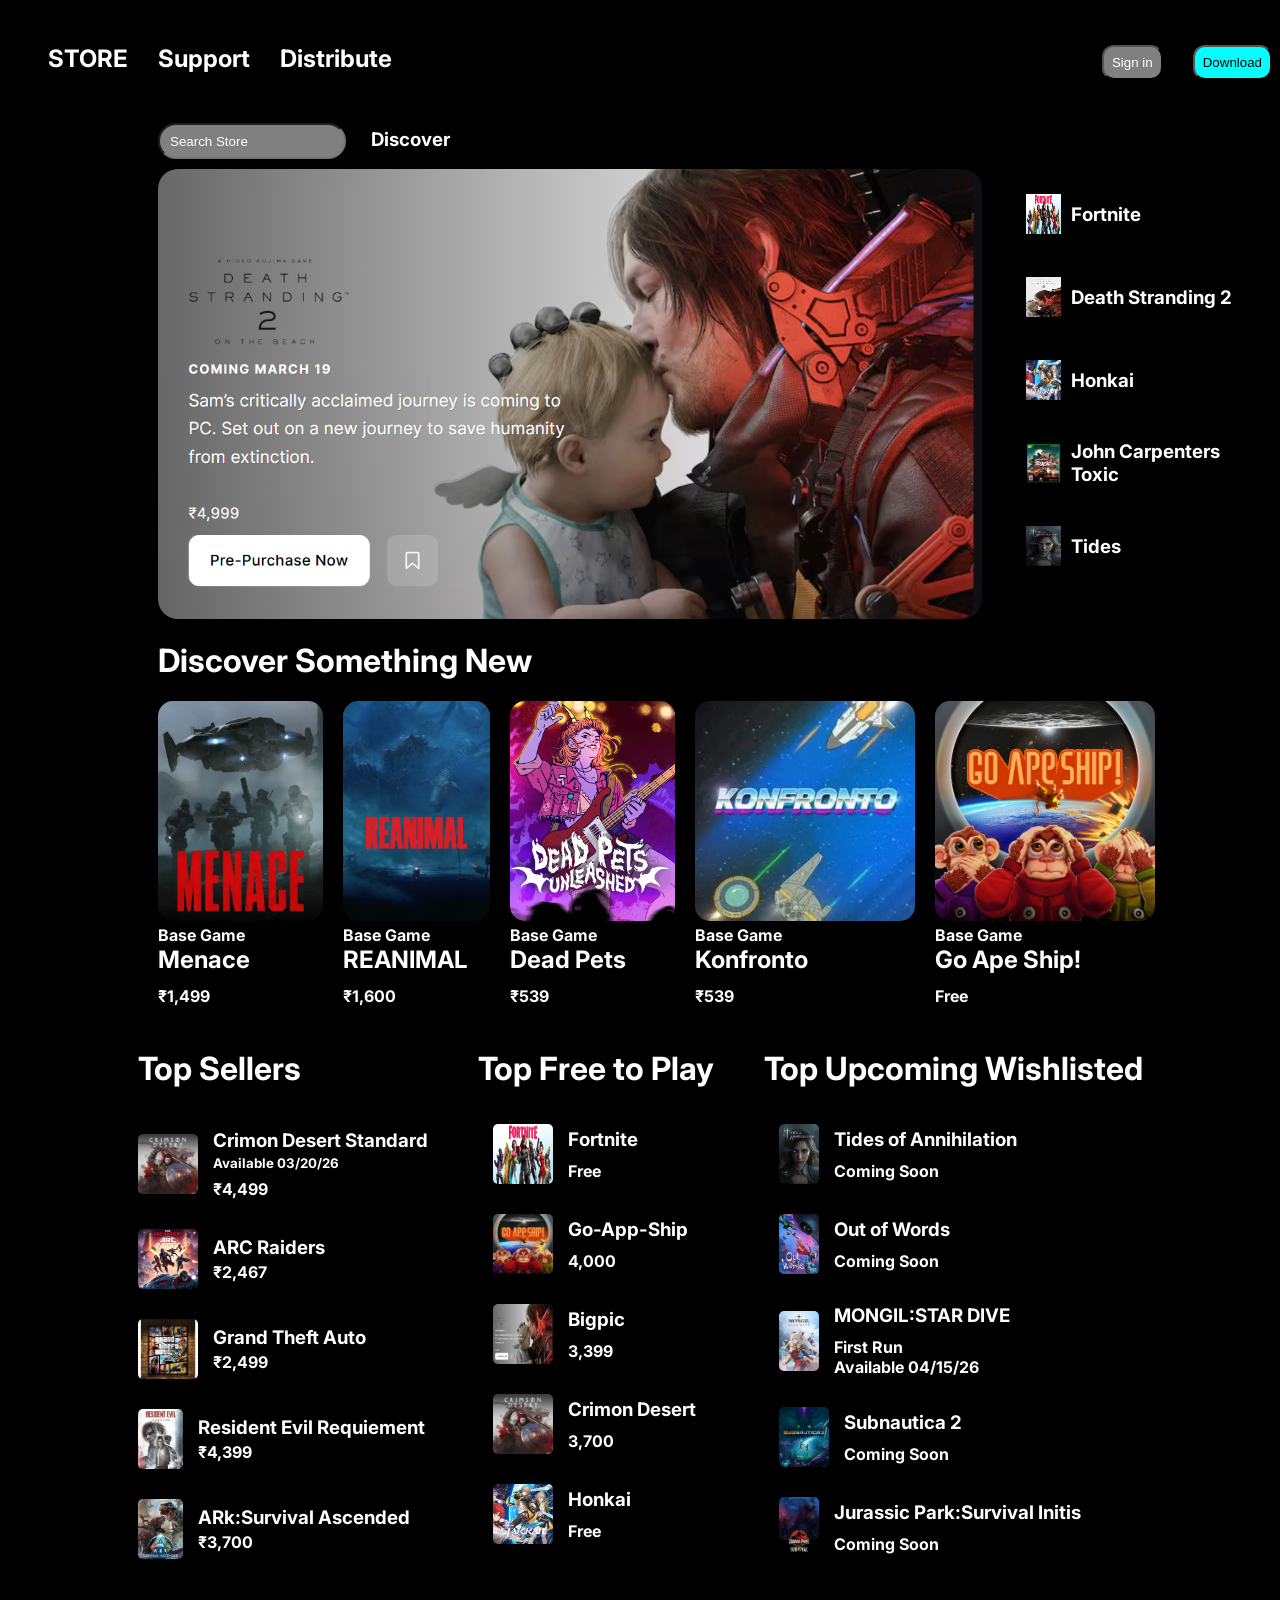
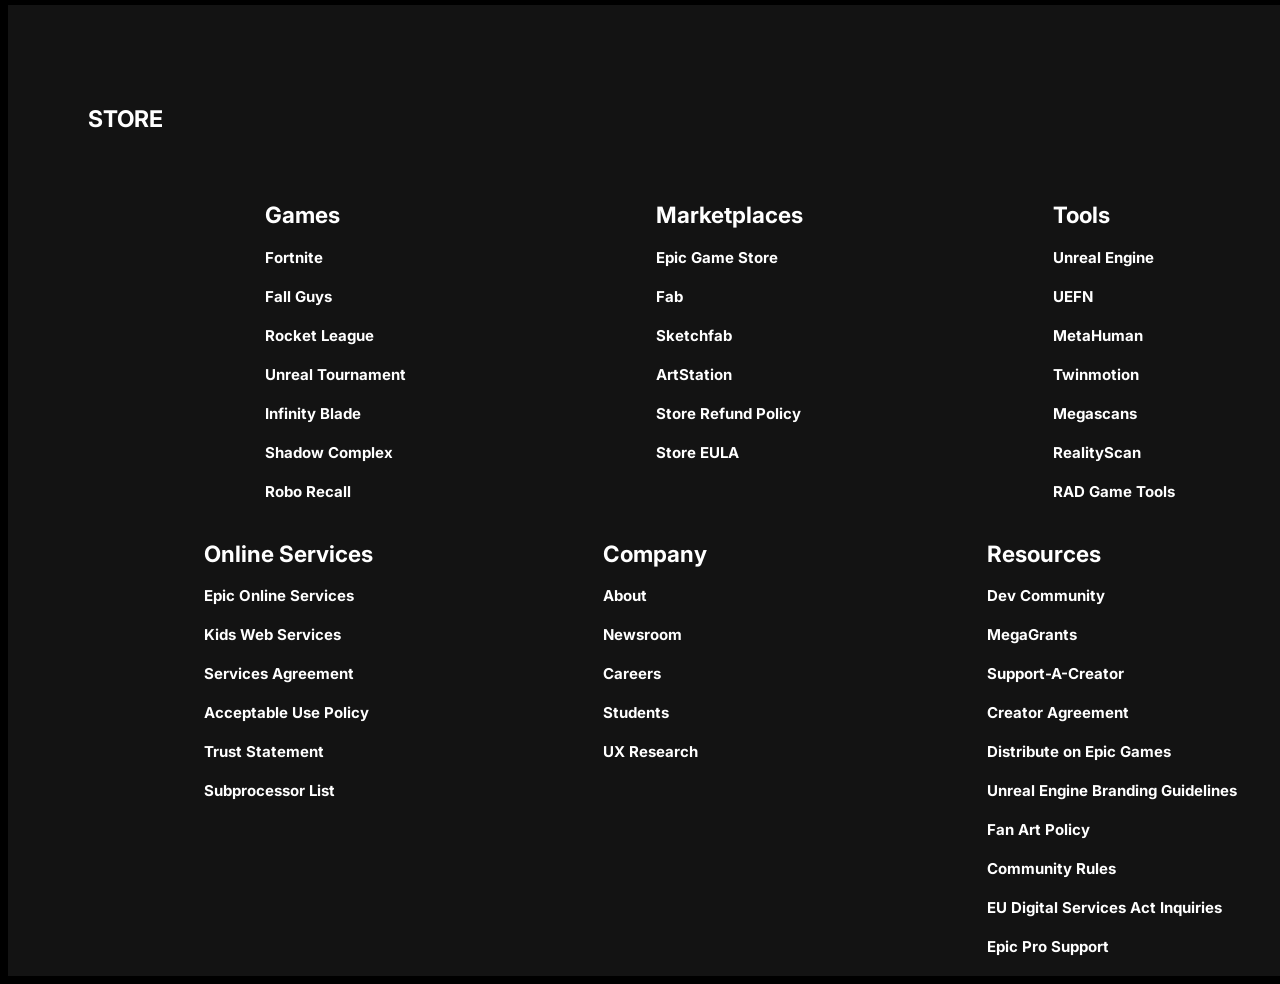
<file: Thang-Thang-U/index.html>
<!DOCTYPE html>
<html lang="en">
<head>
    <meta charset="UTF-8">
    <meta name="viewport" content="width=device-width, initial-scale=1.0">
    <title>Epic games store</title>
    <link rel="stylesheet" href="index.css">
</head>
<body>
    <div class="navbar">

    <ul class="nl">
        <li>
            <h2>STORE</h2>
        </li>
        
        <li>
            <h2>Support</h2>
        </li>

        <li>
            <h2>Distribute</h2>
        </li>
    </ul>

    <ul class="nr">

        <li>
            <button class="sib">Sign in</button>
        </li>

        <li>
            <button class="db">Download</button>
        </li>
    </ul>

    </div>

    <div class="search">
        <input class="sb" type="text" placeholder="Search Store">
        <h3>Discover</h3>
    </div>

    <div class="bps">
        <img class="bp" src="images/bigpic.png" alt="bigpic">
        <ul class="giul">
            <li class="gi">
                <img class="bpg" src="images/fortnite.jpg" alt="fortnite">
                <h3>Fortnite</h3>
            </li>

            <li class="gi">
                <img class="bpg" src="images/Deathstranding2.jpg" alt="Deathstranding2">
                <h3>Death Stranding 2</h3>
            </li>

            <li class="gi">
                <img class="bpg" src="images/Honkai.webp" alt="honkai">
                <h3>Honkai</h3>
            </li>

            <li class="gi">
                <img class="bpg" src="images/John-Carpenter-s-Toxic.webp" alt="John-Carpenter-s-Toxic">
                <h3>John Carpenters Toxic</h3>
            </li>

            <li class="gi">
                <img class="bpg" src="images/Tides.webp" alt="Tides">
                <h3>Tides</h3>
            </li>
        </ul>
    </div>

    <div class="ds">
        <h1>Discover Something New</h1>
        <div class="dsn">
            
            <div class="dsng">
                <img class="dsni" src="images/menace.webp" alt="menace">
                <h4 class="bg">Base Game</h4>
                <h2>Menace</h2>
                <h4 class="gp">₹1,499</h4>
            </div>

            <div class="dsng">
                <img class="dsni" src="images/REANIMAL.jpg" alt="REANIMAL">
                <h4 class="bg">Base Game</h4>
                <h2>REANIMAL</h2>
                <h4 class="gp">₹1,600</h4>
            </div>

            <div class="dsng">
                <img class="dsni" src="images/deadpets.jpg" alt="deadpets">
                <h4 class="bg">Base Game</h4>
                <h2>Dead Pets</h2>
                <h4 class="gp">₹539</h4>
            </div>

            <div class="dsng">
                <img class="dsni" src="images/konfronto.webp" alt="konfronto">
                <h4 class="bg">Base Game</h4>
                <h2>Konfronto</h2>
                <h4 class="gp">₹539</h4>
            </div>

            <div class="dsng">
                <img class="dsni" src="images/go-ape-ship.jpg" alt="go-ape-ship">
                <h4 class="bg">Base Game</h4>
                <h2>Go Ape Ship!</h2>
                <h4 class="gp">Free</h4>
            </div>
        </div>
    </div>

   <div class="ttt">
    <div class="ts">

        <div>
            <h1>Top Sellers</h1>
        </div>

    <br>
        <div class="tsg">
            <img class="tsi" src="images/crimson-desert.jpg" alt="crimson-desert">
        <div class="tst">
            <h3>Crimon Desert Standard</h3>
            <h5>Available 03/20/26</h5>
            <h4>₹4,499</h4>
            
        </div>
        </div>

        <div class="tsg">
            <img class="tsi" src="images/ARC-raiders.webp" alt="ARC-raiders">
        <div class="tst">
            <h3>ARC Raiders</h3>
            <h4>₹2,467</h4>
            
        </div>
        </div>

        <div class="tsg">
            <img class="tsi" src="images/grand-theft-auto.jpg" alt="grand-theft-auto">
        <div class="tst">
            <h3>Grand Theft Auto</h3>
            <h4>₹2,499</h4>
            
        </div>
        </div>

        <div class="tsg">
            <img class="tsi" src="images/Resident-evil-requiement.webp" alt="Resident-evil-requiement">
        <div class="tst">
            <h3>Resident Evil Requiement</h3>
            <h4>₹4,399</h4>
            
        </div>
        </div>

        <div class="tsg">
            <img class="tsi" src="images/Ark.jpg" alt="Ark">
        <div class="tst">
            <h3>ARk:Survival Ascended</h3>
            <h4>₹3,700</h4>
            
        </div>
        </div>

    </div>

     <div class="tfp">

            <div>
                <h1>Top Free to Play</h1>
            </div>
            <div class="tfpg">
                <img class="tfpi" src="images/fortnite.jpg" alt="fortnite">
                <div class="tfpt">
                    <h3>Fortnite</h3>
                    <h4>Free</h4>
                </div>
            </div>

             <div class="tfpg">
                <img class="tfpi" src="images/go-ape-ship.jpg" alt="go-ape-ship">
                <div class="tfpt">
                    <h3>Go-App-Ship</h3>
                    <h4>4,000</h4>
                </div>
            </div>

             <div class="tfpg">
                <img class="tfpi" src="images/bigpic.png" alt="bigpic">
                <div class="tfpt">
                    <h3>Bigpic</h3>
                    <h4>3,399</h4>
                </div>
            </div>

             <div class="tfpg">
                <img class="tfpi" src="images/crimson-desert.jpg" alt="crimson-desert">
                <div class="tfpt">
                    <h3>Crimon Desert</h3>
                    <h4>3,700</h4>
                </div>
            </div>

             <div class="tfpg">
                <img class="tfpi" src="images/Honkai.webp" alt="honkai">
                <div class="tfpt">
                    <h3>Honkai</h3>
                    <h4>Free</h4>
                </div>
            </div>

        </div>

        <div class="tuw">

            <div>
                <h1>Top Upcoming Wishlisted</h1>
            </div>
            <div class="tuwg">
                <img class="tuwi" src="images/Tides.webp" alt="Tides">
                <div class="tuwh">
                    <h3>Tides of Annihilation</h3>
                    <h4>Coming Soon</h4>
                </div>
            </div>

            <div class="tuwg">
                <img class="tuwi" src="images/out-of-words.jpg" alt="out-of-words">
                <div class="tuwh">
                    <h3>Out of Words</h3>
                    <h4>Coming Soon</h4>
                </div>
            </div>

            <div class="tuwg">
                <img class="tuwi" src="images/MONGIL-STAR-DIVE.jpg" alt="MONGIL-STAR-DIVE">
                <div class="tuwh">
                    <h3>MONGIL:STAR DIVE</h3>
                    <h4>First Run</h4>
                    <h4>Available 04/15/26</h4>
                </div>
            </div>

            <div class="tuwg">
                <img class="tuwi" src="images/subnautica 2.jpg" alt="subnautica">
                <div class="tuwh">
                    <h3>Subnautica 2</h3>
                    <h4>Coming Soon</h4>
                </div>
            </div>

            <div class="tuwg">
                <img class="tuwi" src="images/Jurassic-Park-Survival-Initis.jpg" alt="Jurassic-Park-Survival-Initis">
                <div class="tuwh">
                    <h3>Jurassic Park:Survival Initis</h3>
                    <h4>Coming Soon</h4>
                </div>
            </div>
        </div>

        </div>
        
        <div class="sl">
        <div>
            <h1 class="s">STORE</h1>

        <div class="gmt">
        <div>
            <h2>Games</h2>
            <h4>Fortnite</h4>
            <h4>Fall Guys</h4>
            <h4>Rocket League</h4>
            <h4>Unreal Tournament</h4>
            <h4>Infinity Blade</h4>
            <h4>Shadow Complex</h4>
            <h4>Robo Recall</h4>
        </div>

        <div>
            <h2>Marketplaces</h2>
            <h4>Epic Game Store </h4>
            <h4>Fab</h4>
            <h4>Sketchfab</h4>
            <h4>ArtStation</h4>
            <h4>Store Refund Policy</h4>
            <h4>Store EULA</h4>
        </div>

        <div>
            <h2>Tools</h2>
            <h4>Unreal Engine</h4>
            <h4>UEFN</h4>
            <h4>MetaHuman</h4>
            <h4>Twinmotion</h4>
            <h4>Megascans</h4>
            <h4>RealityScan</h4>
            <h4>RAD Game Tools</h4>
        </div>

        </div>
        </div>

        <div class="os">
            <div>
            <h2>Online Services</h2>
            <h4>Epic Online Services</h4>
            <h4>Kids Web Services</h4>
            <h4>Services Agreement</h4>
            <h4>Acceptable Use Policy</h4>
            <h4>Trust Statement</h4>
            <h4>Subprocessor List</h4>

        </div>

        <div> 
        <h2>Company</h2>
        <h4>About</h4>
        <h4>Newsroom</h4>
        <h4>Careers</h4>
        <h4>Students</h4>
        <h4>UX Research</h4>
        </div>

        <div class="rs">
            <h2>Resources</h2>
            <h4>Dev Community</h4>
            <h4>MegaGrants</h4>
            <h4>Support-A-Creator</h4>
            <h4>Creator Agreement</h4>
            <h4>Distribute on Epic Games</h4>
            <h4>Unreal Engine Branding Guidelines</h4>
            <h4>Fan Art Policy</h4>
            <h4>Community Rules</h4>
            <h4>EU Digital Services Act Inquiries</h4>
            <h4>Epic Pro Support</h4>

        </div>
        </div>

        </div>

</body>
</html>
</file>
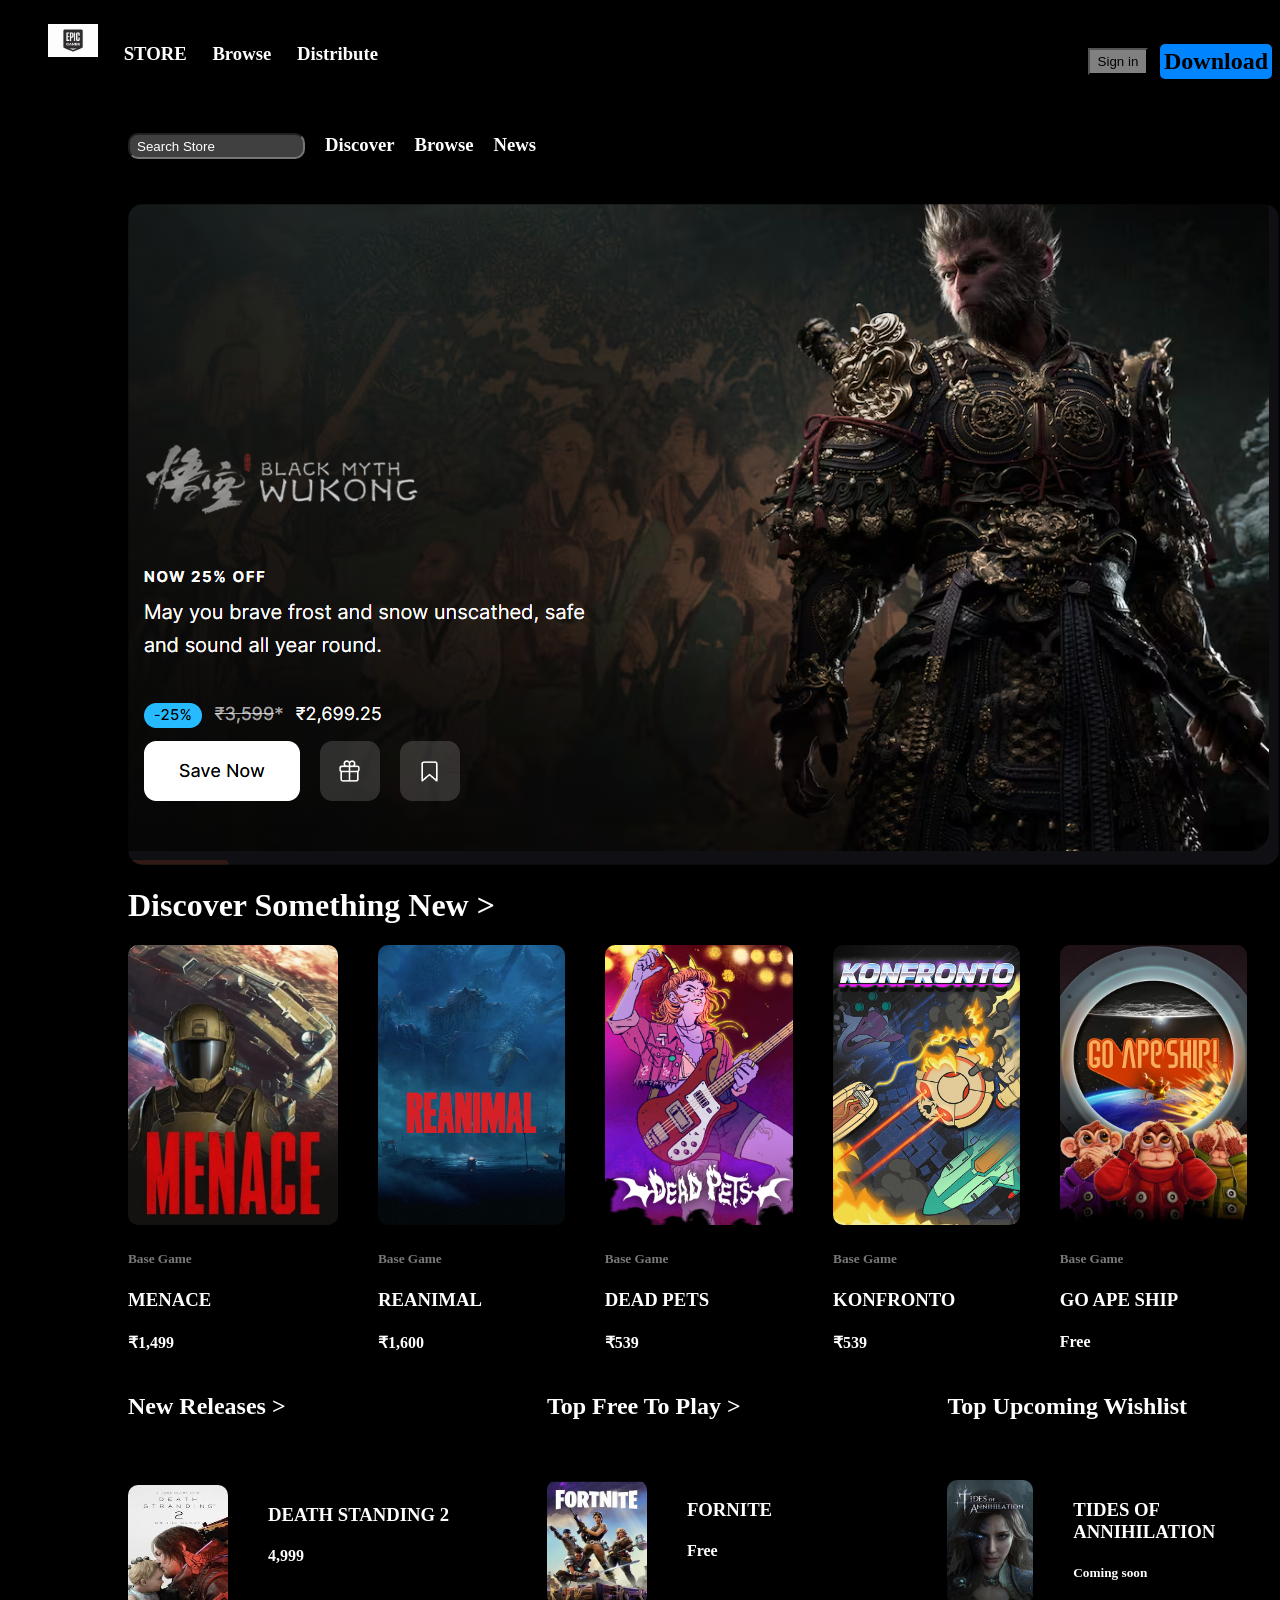
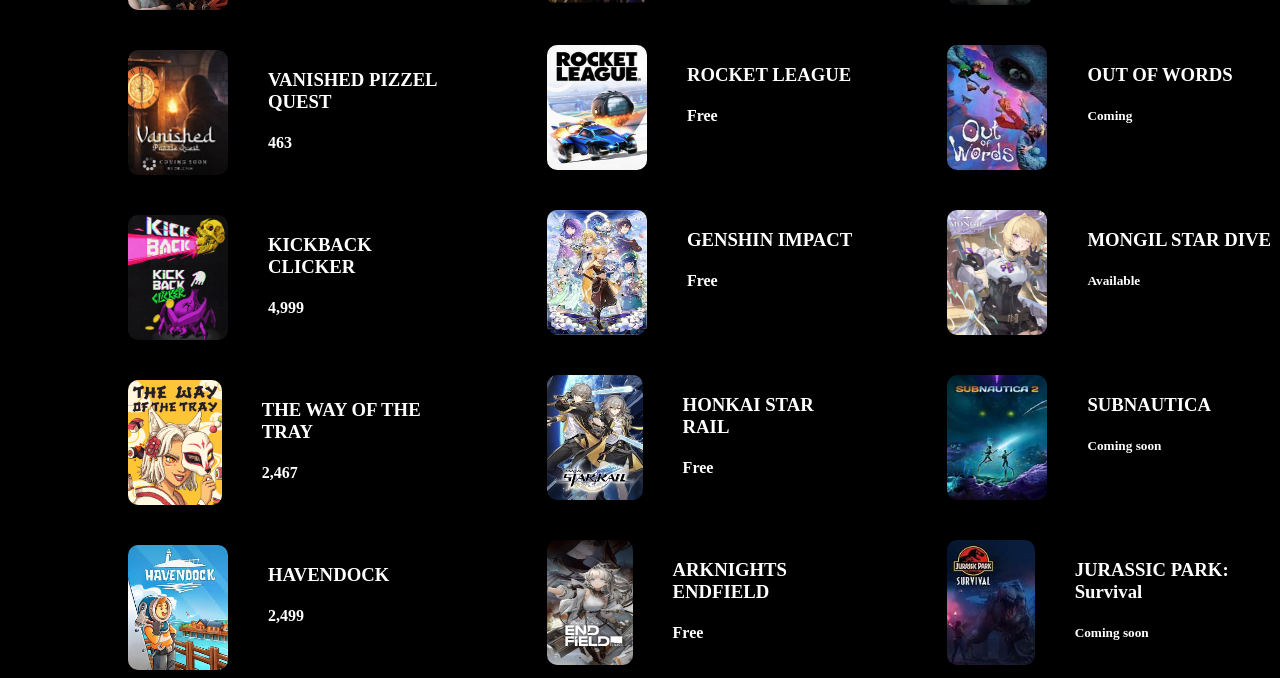
<file: Vaishnavi-Nair/index.html>
<!DOCTYPE html>
<html lang="en">
<head>
    <meta charset="UTF-8">
    <meta name="viewport" content="width=device-width, initial-scale=1.0">
    <title>Homepage</title>
    <link rel="stylesheet" href="index.css">
</head>
<body>
    <nav class="nav">
      <ul class="nv">
        <li>
            <img class="nvimg" src="images/epicgameslogo.jpg" alt="">
        </li>
           
        <li>
              <h3>
                STORE
              </h3>
        </li>

        <li>
            <h3>
                Browse
            </h3>
        </li>

        <li>
            <h3>
                Distribute
            </h3>
        </li>
      </ul>

      <ul class="nvr">
        <li>
            <button class="sb">
                Sign in
            </button>
        </li>

        <li>
            <h2 class="db">
                Download
            </h2> 
        </li>
      </ul>
    </nav>

    <div class="sbs">
        <input type ="text" class="seb" placeholder="Search Store">
         
        <h3> Discover</h3>
        <h3> Browse </h3>
        <h3> News</h3>
    </div>

    <div class="bps">
        <img class="bp" src="images/big_pic.png" alt="big_pic">
        
         <div class="bpgc">
            <div class="bpg">
                <img class="bpi" src="images/fortnite.jpg" alt="fornite">
                <h3>Fornite</h3>
            </div>
            <div class="bpg">
                 <img class="bpi" src="images/john-carpenter-s-toxic-commando.avif" alt="John-carpenter">
                 <h3>John Carpenter's Toxic Commando</h3>
            </div>
            <div class="bpg">
                <img class="bpi" src="images/mongil-star-dive.jpg" alt="Mongil-star">
                <h3>Mongil Star Dive</h3>
            </div>
             <div class="bpg">
                <img class="bpi" src="images/arknights_endfield.jpg" alt="Arknights">
                <h3>Arknights Endfields</h3>

             </div>
             <div class="bpg">
                <img class="bpi" src="images/crimson_desert.jpg" alt="crimson">
                <h3>Crimson Desert</h3>
             </div>
          </div>
    </div >

    <div class="nspg">

    <div class="ns">
        <h1> Discover Something New ></h1>
    </div>

    <div class="nspc">

    <div class="nsp">
        <img class="nsi" src="images/menace-cover.jpg" alt="Menace">
        <h5 class="bsc">Base Game</h5>
        <h3>MENACE</h3>
        <h4>₹1,499</h4>

    </div>

    <div class="nsp">
        <img class="nsi" src="images/REANIMAL.jpg" alt="Reanimal">
        <h5 class="bsc">Base Game</h5>
        <h3>REANIMAL</h3>
        <h4>₹1,600</h4>
    </div>

      <div class="nsp">
        <img class="nsi" src="images/dead-pets.avif" alt="Dead pets">
        <h5 class="bsc">Base Game</h5>
        <h3>DEAD PETS</h3>
        <h4>₹539</h4>
      </div>

      <div class="nsp">
        <img class="nsi" src="images/konfronto.jpg" alt="Konfronto">
        <h5 class="bsc">Base Game</h5>
        <h3>KONFRONTO </h3>
        <h4> ₹539</h4>
      </div>

      <div class="nsp">
        <img class="nsi" src="images/Go ape ship.jpg" alt="Go ape ship">
        <h5 class="bsc">Base Game</h5>
        <h3> GO APE SHIP</h3>
        <h4>Free</h4>
      </div>
    </div>
    </div>

    <div class="tgs">

    <div class="nr" >

        <div class="nrs">
            <h2>New Releases ></h2>
        </div>

        <div class="nrsd">

            <div class="nrs">
                <img class="nri" src="images/death standing 2.jpg" alt="Death standing 2">
                <div class="nrt">
                 <h3>DEATH STANDING 2</h3>
                 <h4>4,999</h4>
                 </div>
            </div>

            <div class="nrs">
                <img class="nri" src="images/Vanished puzzel quest.jpg" alt="Vanished pizzel">
                <div class="nrt">
                <h3>VANISHED PIZZEL QUEST</h3>
                <h4>463</h4>
                </div>
            </div>

            <div class="nrs">
                <img class="nri" src="images/kickback clicker.jpg" alt="kickback clicker">
                <div class="nrt">
                <h3>KICKBACK CLICKER</h3>
                <h4>4,999</h4>
                </div>
            </div>

            <div class="nrs">
                <img class="nri" src="images/the-way-of-the-tray.jpg" alt="the way of the tray">
                <div class="nrt">
                <h3> THE WAY OF THE TRAY</h3>
                <h4>2,467</h4>
                </div>
            </div>

            <div class="nrs">
                <img class="nri" src="images/Havendock.jpg" alt="Havendock">
                <div class="nrt">
                <h3>HAVENDOCK</h3>
                <h4>2,499</h4>
                </div>
            </div>
        </div>

    </div>
          
       <div class="tftp">
    <div class="tf">
        <h2>Top Free To Play ></h2>
    </div>

    

        <div class="tps">
        <img class="tfp" src="images/fortnite.jpg" alt="fornite">
        <div class="tft">
        <h3> FORNITE</h3>
        <h4>Free</h4>
        </div>

        </div>

        <div class="tps">
            <img class="tfp" src="images/rocket league.avif" alt="rocket league">
            <div class="tft">
                <h3>ROCKET LEAGUE</h3>
                <h4>Free</h4>
            </div>
        </div>

        <div class="tps">
            <img class="tfp" src="images/genshin impact.jpg" alt="genshin impact">
            <div class="tft">
                <h3>GENSHIN IMPACT</h3>
                <h4>Free</h4>
            </div>
        </div>
 
          <div class="tps">
            <img class="tfp" src="images/honkai star rail.jpg" alt="honkai star rail">
            <div class="tft">
                <h3> HONKAI STAR RAIL</h3>
                <h4>Free</h4>
            </div>
          </div>

          <div class="tps">
            <img class="tfp" src="images/arknights_endfield.jpg" alt="arknights endfield">
            <div class="tft">
                <h3> ARKNIGHTS ENDFIELD</h3>
                <h4>Free</h4>
            </div>
          </div>
    </div>

    
     <div class="tpw">
    <div class="tuw">
        <h2>Top Upcoming Wishlist</h2>
    </div>

    

        <div class="tup">
            <img class="tui" src="images/Tides_of_Annihilation.jpg" alt="tides of annihilation">
            <div class="tug">
                <h3>TIDES OF ANNIHILATION</h3>
                <h5 class="cs">Coming soon</h5>
            </div>
        </div>

        <div class="tup">
            <img class="tui" src="images/out-of-words.jpg" alt="out of words">
            <div class="tug">
                <h3>OUT OF WORDS</h3>
                <h5 class="cs">Coming</h5>
            </div>
        </div>

        
        <div class="tup">
            <img class="tui" src="images/mongil-star-dive.jpg" alt="mongil star dive">
            <div class="tug">
                <h3>MONGIL STAR DIVE</h3>
                <h5 class="cs">Available</h5>
            </div>
        </div>

        
        <div class="tup">
            <img class="tui" src="images/subnautica 2.jpg" alt="subnautica">
            <div class="tug">
                <h3>SUBNAUTICA</h3>
                <h5 class="cs">Coming soon</h5>
            </div>
        </div>
        
        
        <div class="tup">
            <img class="tui" src="images/jurassic park.jpg" alt="jurassic patk">
            <div class="tug">
                <h3>JURASSIC PARK: Survival</h3>
                <h5 class="cs">Coming soon</h5>
            </div>
        </div>
        </div>

    </div>

    

</body>

</html>
</file>
<file: Thang-Thang-U/index.css>
@import url('https://fonts.googleapis.com/css2?family=Inter:ital,opsz,wght@0,14..32,100..900;1,14..32,100..900&display=swap');

html{
    font-family: "Inter", sans-serif;
    background-color: black;
}

.nl{
    display: flex;
    gap: 30px;
    list-style: none;
    color: white;
}

.nr{
    display: flex;
    gap: 30px;
    color: white;
    list-style: none;
}

.sib{
    background-color: gray;
    color: white;
    padding: 8px;
    border-radius: 12px;
}

.db{
    background-color: aqua;
    color: black;
    padding: 8px;
    border-radius: 12px;
}

.navbar{
    display: flex;
    justify-content: space-between;
    align-items: baseline;

}

.search{
    margin-left: 150px;
    gap: 25px;
    display: flex;
    align-items: baseline;
    color: white;
}

.sb{
    height: 30px;
    border-radius: 50px;
    width: 180px;
    background-color: gray;
    color: white;

}

.sb::placeholder{
    color: white;
    padding-left: 8px;
}

.bp{
    height: 450px;
    margin-left: 150px;
    border-radius: 20px;
}

.bps{
    display: flex;
    color: white;

}

.bpg{
    height: 40px;
    width: 35px;
}

.gi{
    display: flex;
    gap: 10px;
    align-items: center;
    padding: 4px;
    border-radius: 10px;
    height: 50px;
}

.gi:hover{
    background-color: gray;

}
.giul{
    display: flex;
    flex-direction: column;
    gap: 25px;
}

.ds{
    color: white;
    margin-left: 150px;
}

.dsni{
    height: 220px;
    border-radius: 15px;

}

.bg{
    margin: 0px;
}

.dsng h2{
    margin: 0px;
}

.gp{
    margin-top: 12px;
}

.dsn{
    display: flex;
    gap: 20px;
}

.tsi{
    height: 60px;
    border-radius: 5px;
}

.ts{
    color: white;
}

.tsg{
    display: flex;
    gap: 15px;
    align-items: center;
    margin-bottom: 30px;
}

.tst h3{
    margin: 0px;
    margin-bottom: 3px;
}
.tst h4{
    margin: 0px;
}
.tst h5{
    margin: 0px;
    margin-bottom: 8px;
}

.tfpi{
    height: 60px;
    border-radius: 5px;
    width: 60px;
}

.tfpg{
    display: flex;
    gap: 15px;
    align-items: center;
    padding: 15px;
}

.tfpt h3{
    margin: 0px;
    margin-bottom: 10px;
}

.tfpt h4{
    margin: 0px;
}

.ttt{
    display: flex;
    gap: 50px;
    justify-content: center;
}

.tfp{
    color: white;
}

.tuwi{
    height: 60px;
    border-radius: 5px;
    width: 6opx;
}
.tuwh h3{
    margin: 0px;
    margin-bottom: 10px;
}
.tuwh h4{
    margin: 0px;
}

.tuwg{
    display: flex;
    gap: 15px;
    align-items: center;
    padding: 15px;
}

.tuw{
    color: white;
}

.s{
    color: white;
    padding-top: 100px;
    font-size: 23px;
}

.gmt{
    color: white;
display: flex;
gap: 250px;
justify-content: center;
font-size: 15px;
margin-top: 50px;
}

.os{
    color: white;
    display: flex;
    gap: 230px;
    justify-content: center;
    font-size: 15px;
}
.sl{
    background-color: rgba(128, 128, 128, 0.144);
    width: 100%;
    justify-items: baseline;
    padding-left: 80px;
    padding-right: 30px;
}
.rs{
    padding-left: 50px;
}
</file>
<file: Vaishnavi-Nair/index.css>
html{
    padding: 0px;
    margin: 0px;
    background-color: black;
}


.nv{

    display: flex;
    list-style: none;
    color: white;
    justify-content: space-between;
    width: 330px;
}

.nvimg{

    width: 50px;
    height: auto;
}

.nvr{

    color: white;
     display: flex;
    list-style: none; 
    align-items: center;
    gap: 12px;
}

.sb{
    background-color: gray;
    padding: 4px;
    width: 60px;
    
}

.db{
background-color: rgb(0, 132, 255);
    padding: 4px;
    color: black;
border-radius: 5px;
}

.nav{
    display: flex;
    justify-content: space-between;
}

.sbs{
     display:flex;
     color: white;
     gap: 20px;
     margin-left: 120px;
     align-items: baseline;
}

.seb{
    height: 20px;
    border-radius: 10px;
    background-color: rgba(128, 128, 128, 0.5);

}

.seb::placeholder{
    color: white;
    padding: 5px;
}

.bp{
    margin-left: 120px;
    border-radius: 15px;
}

.bps{
    display: flex;
    color: white;
    gap:20px;
    margin-top: 30px;

}

.bpi{
    height: 80px;
}

.bpg{
 
    display: flex;
    gap: 12px;
    align-items: center;
    padding: 15px;
    border-radius: 10px;
}

.bpg:hover{
    background-color: gray;
}

.bpgc{

    display: flex;
    gap: 15px;
    flex-direction: column;
}

.ns{
    display: flex;
    color: white;
    
}

.nsp{

    color: white;
    
}

.nsi{
    height: 280px;
    border-radius: 10px;
    
}

.bsc{
    color: rgba(128, 128, 128, 0.949);
    
}

.nspc{
    display: flex;
    gap: 40px;
}

.nspg{
     margin-left: 120px
}

.nrsd{
    display: flex;
    flex-direction: column;
    gap: 40px;
    margin-top: 45px;
}

.nrs{
    color: white;
    display: flex;
    gap: 40px;
}

.nri{
    height: 125px;
    border-radius: 10px;
    width: 100px;
}

.nr{
    margin-left: 120px;
}

.tf{
    display: flex;
    color: white;
}

.tftp{
     display: flex;
     gap: 40px;
     flex-direction: column;
}

.tps{
    color: white;
    display: flex;
    gap: 40px;
}

.tfp{
    border-radius: 10px;
    height: 125px;
    width: 100px;
}

.tuw{
    display: flex;
    color: white;
}

.tpw{
    display: flex;
    gap: 40px;
    flex-direction: column;
}

.tup{
    color: white;
    display: flex;
    gap: 40px;
}

.tui{
    border-radius: 10px;
    height: 125px;
    width: 100px;
}

.tgs{

    display: flex;
    gap: 90px;
    
}
</file>
